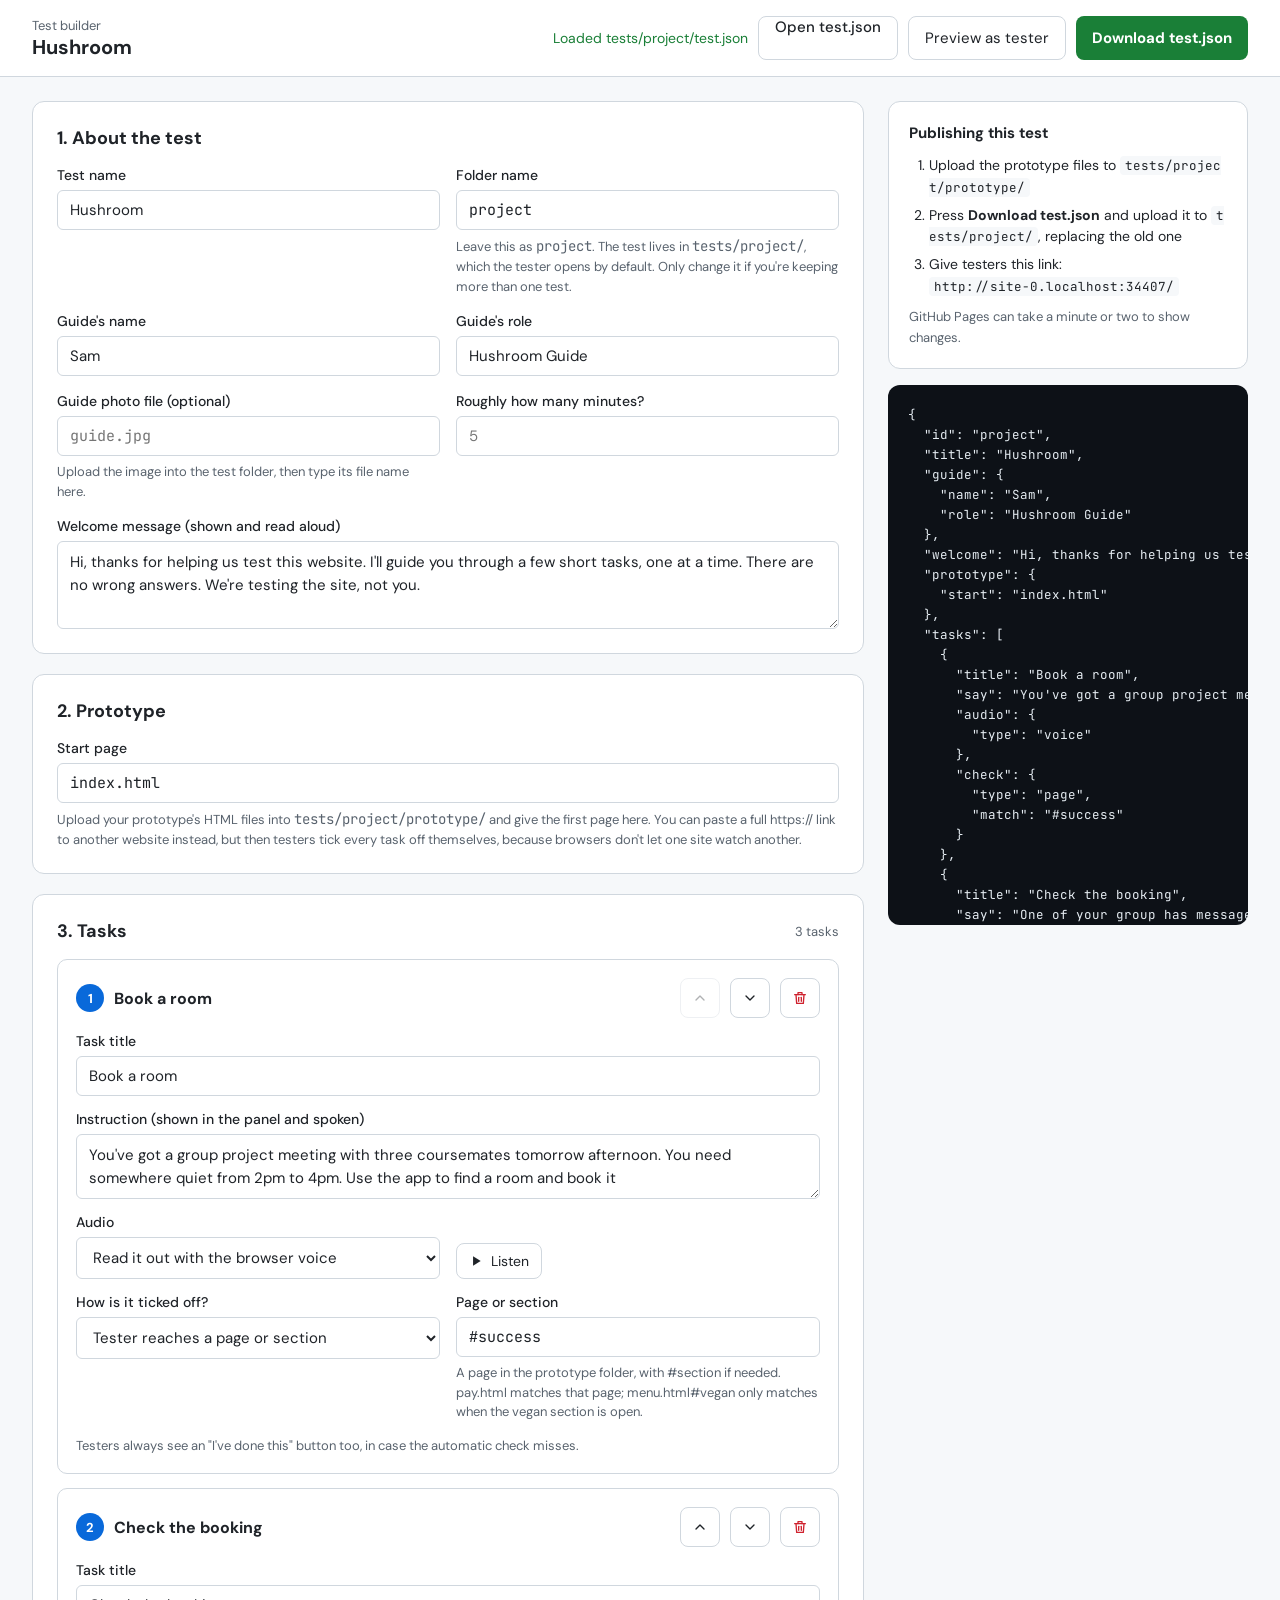
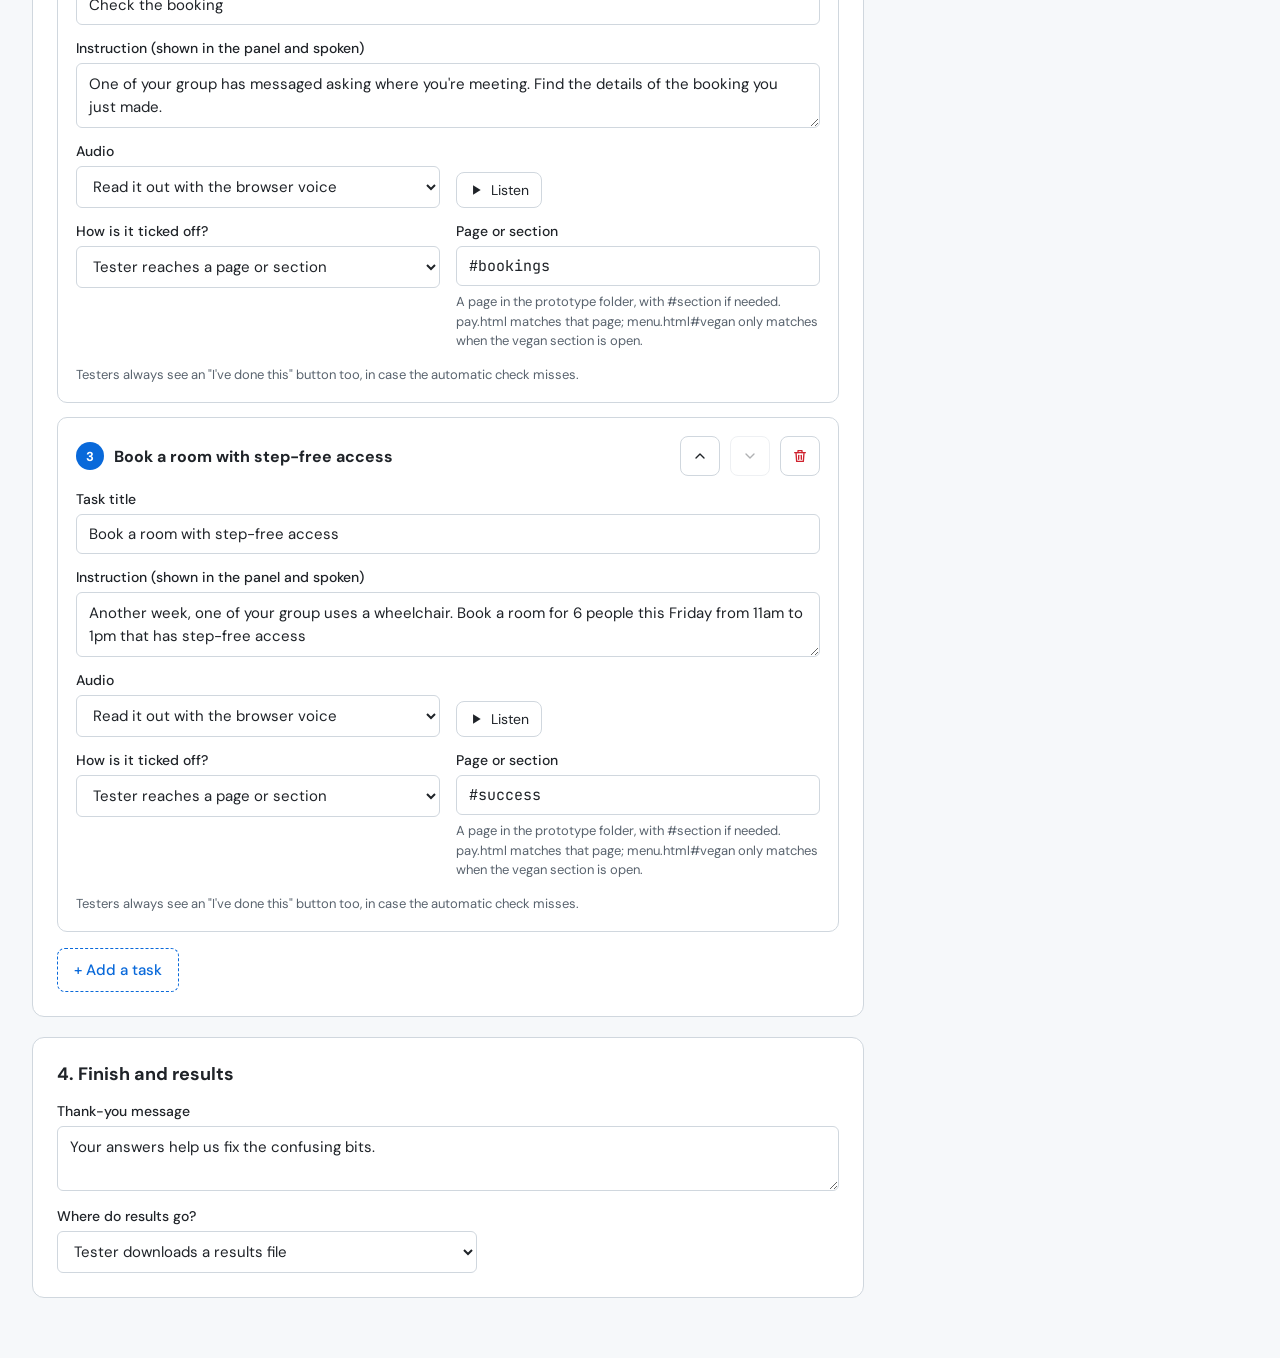
<file: builder.html>
<!doctype html>
<html lang="en-GB">
<head>
<meta charset="utf-8">
<meta name="viewport" content="width=device-width, initial-scale=1">
<title>Test builder</title>
<link rel="preconnect" href="https://fonts.googleapis.com">
<link href="https://fonts.googleapis.com/css2?family=DM+Sans:wght@400;500;700&family=JetBrains+Mono:wght@400;500&display=swap" rel="stylesheet">
<style>
  :root { --bg:#F6F8FA; --text:#1F2328; --muted:#59636E; --line:#D0D7DE; --soft:#EAEEF2; --blue:#0969DA; --blue-soft:#DDF4FF; --green:#1A7F37; --red:#CF222E; }
  * { box-sizing: border-box; }
  body { margin: 0; font-family: 'DM Sans', system-ui, sans-serif; color: var(--text); background: var(--bg); }
  button, input, select, textarea { font-family: inherit; }
  button { cursor: pointer; }
  :focus-visible { outline: 3px solid var(--blue); outline-offset: 2px; }
  [hidden] { display: none !important; }
  .top { display: flex; align-items: center; justify-content: space-between; gap: 16px; flex-wrap: wrap; padding: 16px 32px; background: #fff; border-bottom: 1px solid var(--line); position: sticky; top: 0; z-index: 5; }
  .top .title span { display: block; font-size: 13px; color: var(--muted); }
  .top .title strong { font-size: 20px; }
  .actions { display: flex; gap: 10px; flex-wrap: wrap; align-items: center; }
  .btn { min-height: 44px; padding: 0 16px; border-radius: 8px; border: 1px solid var(--line); background: #fff; font-size: 15px; color: var(--text); display: inline-flex; align-items: center; gap: 8px; }
  .btn.primary { border: none; background: var(--green); color: #fff; font-weight: 700; }
  .btn.add { border: 1px dashed var(--blue); color: var(--blue); font-weight: 500; align-self: flex-start; }
  .btn.small { min-height: 36px; font-size: 14px; padding: 0 12px; }
  .file-btn { position: relative; overflow: hidden; }
  .file-btn input { position: absolute; inset: 0; opacity: 0; cursor: pointer; }
  .layout { display: flex; flex-wrap: wrap; gap: 24px; padding: 24px 32px 60px; max-width: 1440px; margin: 0 auto; }
  .form { flex: 999 1 620px; min-width: 0; display: flex; flex-direction: column; gap: 20px; }
  aside { flex: 1 1 360px; min-width: 0; display: flex; flex-direction: column; gap: 16px; }
  section { background: #fff; border: 1px solid var(--line); border-radius: 12px; padding: 24px; display: flex; flex-direction: column; gap: 16px; }
  section h2 { margin: 0; font-size: 18px; }
  .row { display: grid; grid-template-columns: repeat(2, minmax(0, 1fr)); gap: 16px; }
  @media (max-width: 640px) { .row { grid-template-columns: 1fr; } .top, .layout { padding-left: 16px; padding-right: 16px; } }
  label { display: flex; flex-direction: column; gap: 6px; font-size: 14px; font-weight: 500; }
  input[type=text], input[type=url], input[type=number], textarea, select { font-size: 15px; font-weight: 400; padding: 9px 12px; border: 1px solid var(--line); border-radius: 6px; background: #fff; color: var(--text); width: 100%; }
  textarea { line-height: 1.5; resize: vertical; }
  .mono { font-family: 'JetBrains Mono', monospace; font-size: 14px; }
  .help { margin: 0; font-size: 13px; color: var(--muted); line-height: 1.5; font-weight: 400; }
  .task { border: 1px solid var(--line); border-radius: 10px; padding: 18px; display: flex; flex-direction: column; gap: 14px; }
  .task:focus-within { border-color: var(--blue); }
  .task-head { display: flex; align-items: center; gap: 10px; }
  .num { width: 28px; height: 28px; border-radius: 50%; background: var(--blue); color: #fff; display: flex; align-items: center; justify-content: center; font-size: 13px; font-weight: 700; flex: 0 0 auto; }
  .task-head strong { flex: 1 1 auto; font-size: 16px; min-width: 0; overflow: hidden; text-overflow: ellipsis; white-space: nowrap; }
  .icon { width: 40px; height: 40px; border-radius: 8px; border: 1px solid var(--line); background: #fff; display: flex; align-items: center; justify-content: center; color: var(--text); flex: 0 0 auto; }
  .icon.del { color: var(--red); }
  .icon:disabled { opacity: .35; cursor: default; }
  pre { margin: 0; background: #0D1117; color: #E6EDF3; border-radius: 12px; padding: 20px; font-family: 'JetBrains Mono', monospace; font-size: 12.5px; line-height: 1.6; overflow: auto; max-height: 60vh; }
  .card { background: #fff; border: 1px solid var(--line); border-radius: 12px; padding: 20px; display: flex; flex-direction: column; gap: 10px; font-size: 14px; line-height: 1.55; }
  .card h3 { margin: 0; font-size: 15px; }
  .card ol { margin: 0; padding-left: 20px; display: flex; flex-direction: column; gap: 6px; }
  .card code { font-family: 'JetBrains Mono', monospace; font-size: 12.5px; background: var(--bg); padding: 1px 5px; border-radius: 4px; word-break: break-all; }
  .note { font-size: 13px; color: var(--muted); }
  .flash { font-size: 14px; color: var(--green); }
  .error { color: var(--red); font-size: 14px; }
</style>
</head>
<body>

<div class="top">
  <div class="title">
    <span>Test builder</span>
    <strong id="headTitle">New test</strong>
  </div>
  <div class="actions">
    <span class="flash" id="flash" role="status"></span>
    <label class="btn file-btn">Open test.json
      <input type="file" accept=".json,application/json" id="openFile">
    </label>
    <button type="button" class="btn" id="previewBtn">Preview as tester</button>
    <button type="button" class="btn primary" id="downloadBtn">Download test.json</button>
  </div>
</div>

<div class="layout">
  <form class="form" id="form" novalidate onsubmit="return false">

    <section>
      <h2>1. About the test</h2>
      <div class="row">
        <label>Test name
          <input type="text" id="title" placeholder="e.g. Café ordering test">
        </label>
        <label>Folder name
          <input type="text" id="testId" class="mono" placeholder="e.g. cafe-ordering">
          <span class="help">Leave this as <span class="mono">project</span>. The test lives in <span class="mono">tests/project/</span>, which the tester opens by default. Only change it if you're keeping more than one test.</span>
        </label>
      </div>
      <div class="row">
        <label>Guide's name
          <input type="text" id="guideName" placeholder="e.g. Sam">
        </label>
        <label>Guide's role
          <input type="text" id="guideRole" placeholder="e.g. Greenleaf Café · your guide">
        </label>
      </div>
      <div class="row">
        <label>Guide photo file (optional)
          <input type="text" id="guidePhoto" class="mono" placeholder="guide.jpg">
          <span class="help">Upload the image into the test folder, then type its file name here.</span>
        </label>
        <label>Roughly how many minutes?
          <input type="number" id="minutes" min="1" max="120" placeholder="5">
        </label>
      </div>
      <label>Welcome message (shown and read aloud)
        <textarea id="welcome" rows="3"></textarea>
      </label>
    </section>

    <section>
      <h2>2. Prototype</h2>
      <label>Start page
        <input type="text" id="protoStart" class="mono" placeholder="index.html">
        <span class="help">Upload your prototype's HTML files into <span class="mono">tests/<span class="fname">&lt;folder&gt;</span>/prototype/</span> and give the first page here. You can paste a full https:// link to another website instead, but then testers tick every task off themselves, because browsers don't let one site watch another.</span>
      </label>
    </section>

    <section>
      <div style="display:flex;justify-content:space-between;align-items:center">
        <h2>3. Tasks</h2>
        <span class="note" id="taskCount"></span>
      </div>
      <div id="tasks" style="display:flex;flex-direction:column;gap:14px"></div>
      <button type="button" class="btn add" id="addTask">+ Add a task</button>
    </section>

    <section>
      <h2>4. Finish and results</h2>
      <label>Thank-you message
        <textarea id="thanks" rows="2"></textarea>
      </label>
      <label>Where do results go?
        <select id="resultsType" style="max-width:420px">
          <option value="sheet">Google Sheet (via Apps Script)</option>
          <option value="download">Tester downloads a results file</option>
        </select>
      </label>
      <label id="sheetUrlWrap">Apps Script web app URL
        <input type="url" id="sheetUrl" class="mono" placeholder="https://script.google.com/macros/s/…/exec">
        <span class="help">See the README for the two-minute setup. If the sheet can't be reached, the tester is offered a results file instead.</span>
      </label>
    </section>
  </form>

  <aside>
    <div class="card">
      <h3>Publishing this test</h3>
      <ol>
        <li>Upload the prototype files to <code id="pPath">tests/&lt;folder&gt;/prototype/</code></li>
        <li>Press <strong>Download test.json</strong> and upload it to <code id="jPath">tests/&lt;folder&gt;/</code>, replacing the old one</li>
        <li>Give testers this link:<br><code id="shareLink"></code></li>
      </ol>
      <p class="note" style="margin:0">GitHub Pages can take a minute or two to show changes.</p>
    </div>
    <pre id="preview" aria-label="test.json preview"></pre>
  </aside>
</div>

<template id="taskTpl">
  <div class="task">
    <div class="task-head">
      <span class="num"></span>
      <strong class="t-head"></strong>
      <button type="button" class="icon up" aria-label="Move task up"><svg width="16" height="16" viewBox="0 0 24 24" fill="none" stroke="currentColor" stroke-width="2" stroke-linecap="round" stroke-linejoin="round" aria-hidden="true"><path d="m18 15-6-6-6 6"/></svg></button>
      <button type="button" class="icon down" aria-label="Move task down"><svg width="16" height="16" viewBox="0 0 24 24" fill="none" stroke="currentColor" stroke-width="2" stroke-linecap="round" stroke-linejoin="round" aria-hidden="true"><path d="m6 9 6 6 6-6"/></svg></button>
      <button type="button" class="icon del" aria-label="Delete task"><svg width="16" height="16" viewBox="0 0 24 24" fill="none" stroke="currentColor" stroke-width="2" stroke-linecap="round" stroke-linejoin="round" aria-hidden="true"><path d="M4 7h16"/><path d="M10 11v6"/><path d="M14 11v6"/><path d="M6 7l1 13h10l1-13"/><path d="M9 7V4h6v3"/></svg></button>
    </div>
    <label>Task title
      <input type="text" data-k="title" placeholder="e.g. Find the opening times">
    </label>
    <label>Instruction (shown in the panel and spoken)
      <textarea rows="2" data-k="say"></textarea>
    </label>
    <div class="row">
      <label>Audio
        <select data-k="audioType">
          <option value="voice">Read it out with the browser voice</option>
          <option value="file">Play my own recording</option>
          <option value="none">No audio</option>
        </select>
      </label>
      <label class="audio-file">Recording file name
        <input type="text" data-k="audioSrc" class="mono" placeholder="audio/task1.mp3">
        <span class="help">Upload the MP3 into the test folder.</span>
      </label>
      <div class="audio-listen" style="display:flex;align-items:flex-end">
        <button type="button" class="btn small listen">
          <svg width="14" height="14" viewBox="0 0 24 24" fill="currentColor" aria-hidden="true"><path d="M7 4v16l13-8z"/></svg>
          Listen
        </button>
      </div>
    </div>
    <div class="row">
      <label>How is it ticked off?
        <select data-k="checkType">
          <option value="page">Tester reaches a page or section</option>
          <option value="click">Tester clicks a button or link</option>
          <option value="manual">Tester presses "I've done this"</option>
        </select>
      </label>
      <label class="match-wrap"><span class="match-label">Page or section</span>
        <input type="text" data-k="checkMatch" class="mono">
        <span class="help match-help"></span>
      </label>
    </div>
    <p class="help">Testers always see an "I've done this" button too, in case the automatic check misses.</p>
  </div>
</template>

<script>
(() => {
  const $ = id => document.getElementById(id);
  let tasks = [];

  const blank = () => ({
    title: '', say: '', audio: { type: 'voice' }, check: { type: 'manual' }
  });

  // ---------- read / write the form ----------
  function fillForm(t) {
    $('title').value = t.title || '';
    $('testId').value = t.id || 'project';
    $('guideName').value = (t.guide || {}).name || '';
    $('guideRole').value = (t.guide || {}).role || '';
    $('guidePhoto').value = (t.guide || {}).photo || '';
    $('minutes').value = t.minutes || '';
    $('welcome').value = t.welcome || '';
    $('protoStart').value = (t.prototype || {}).start || 'index.html';
    $('thanks').value = t.thanks || '';
    $('resultsType').value = (t.results || {}).type || 'sheet';
    $('sheetUrl').value = (t.results || {}).url || '';
    tasks = (t.tasks || []).map(x => ({
      title: x.title || '', say: x.say || '',
      audio: Object.assign({ type: 'voice' }, x.audio || {}),
      check: Object.assign({ type: 'manual' }, x.check || {})
    }));
    if (!tasks.length) tasks.push(blank());
    renderTasks();
    update();
  }

  function collect() {
    const out = {
      id: slug($('testId').value) || 'project',
      title: $('title').value.trim(),
      guide: { name: $('guideName').value.trim(), role: $('guideRole').value.trim() },
      welcome: $('welcome').value.trim(),
      prototype: { start: $('protoStart').value.trim() || 'index.html' },
      tasks: tasks.map(t => {
        const o = { title: t.title.trim(), say: t.say.trim() };
        o.audio = t.audio.type === 'file' ? { type: 'file', src: (t.audio.src || '').trim() } : { type: t.audio.type };
        o.check = t.check.type === 'manual' ? { type: 'manual' } : { type: t.check.type, match: (t.check.match || '').trim() };
        return o;
      }),
      thanks: $('thanks').value.trim(),
      results: $('resultsType').value === 'sheet' ? { type: 'sheet', url: $('sheetUrl').value.trim() } : { type: 'download' },
      voice: 'en-GB'
    };
    const photo = $('guidePhoto').value.trim();
    if (photo) out.guide.photo = photo;
    const mins = parseInt($('minutes').value, 10);
    if (mins > 0) out.minutes = mins;
    return out;
  }

  function slug(s) { return (s || '').toLowerCase().trim().replace(/[^a-z0-9_-]+/g, '-').replace(/^-+|-+$/g, ''); }

  // ---------- task cards ----------
  function renderTasks() {
    const box = $('tasks');
    box.innerHTML = '';
    tasks.forEach((t, i) => {
      const el = $('taskTpl').content.firstElementChild.cloneNode(true);
      el.querySelector('.num').textContent = i + 1;
      el.querySelector('.t-head').textContent = t.title || 'New task';
      const f = k => el.querySelector('[data-k="' + k + '"]');
      f('title').value = t.title;
      f('say').value = t.say;
      f('audioType').value = t.audio.type;
      f('audioSrc').value = t.audio.src || '';
      f('checkType').value = t.check.type;
      f('checkMatch').value = t.check.match || '';
      const sync = () => {
        el.querySelector('.audio-file').hidden = f('audioType').value !== 'file';
        el.querySelector('.audio-listen').hidden = f('audioType').value !== 'voice';
        const ct = f('checkType').value;
        el.querySelector('.match-wrap').hidden = ct === 'manual';
        el.querySelector('.match-label').textContent = ct === 'page' ? 'Page or section' : 'Button or link text';
        f('checkMatch').placeholder = ct === 'page' ? 'e.g. menu.html#vegan' : 'e.g. Add to basket';
        el.querySelector('.match-help').textContent = ct === 'page'
          ? 'A page in the prototype folder, with #section if needed. pay.html matches that page; menu.html#vegan only matches when the vegan section is open.'
          : 'The words on the button or link. If you know CSS you can give a selector instead, like #add-to-basket.';
      };
      sync();
      el.addEventListener('input', e => {
        const k = e.target.dataset.k;
        if (!k) return;
        const v = e.target.value;
        if (k === 'title') { t.title = v; el.querySelector('.t-head').textContent = v || 'New task'; }
        else if (k === 'say') t.say = v;
        else if (k === 'audioType') t.audio.type = v;
        else if (k === 'audioSrc') t.audio.src = v;
        else if (k === 'checkType') t.check.type = v;
        else if (k === 'checkMatch') t.check.match = v;
        sync();
        update();
      });
      const up = el.querySelector('.up'), down = el.querySelector('.down');
      up.disabled = i === 0; down.disabled = i === tasks.length - 1;
      up.addEventListener('click', () => move(i, -1, '.up'));
      down.addEventListener('click', () => move(i, 1, '.down'));
      el.querySelector('.del').addEventListener('click', () => {
        if (tasks.length === 1) { tasks[0] = blank(); }
        else tasks.splice(i, 1);
        renderTasks(); update();
      });
      el.querySelector('.listen').addEventListener('click', () => speak('Task ' + (i + 1) + '. ' + t.title + '. ' + t.say));
      box.appendChild(el);
    });
    $('taskCount').textContent = tasks.length + ' task' + (tasks.length === 1 ? '' : 's');
  }

  function move(i, d, sel) {
    const j = i + d;
    if (j < 0 || j >= tasks.length) return;
    [tasks[i], tasks[j]] = [tasks[j], tasks[i]];
    renderTasks(); update();
    const btn = $('tasks').children[j].querySelector(sel);
    (btn.disabled ? $('tasks').children[j].querySelector('input') : btn).focus();
  }

  function speak(text) {
    if (!('speechSynthesis' in window)) return;
    speechSynthesis.cancel();
    const u = new SpeechSynthesisUtterance(text);
    const v = speechSynthesis.getVoices().find(v => v.lang === 'en-GB');
    if (v) u.voice = v;
    u.lang = 'en-GB';
    speechSynthesis.speak(u);
  }

  // ---------- live preview, links, autosave ----------
  function update() {
    const t = collect();
    $('preview').textContent = JSON.stringify(t, null, 2);
    $('headTitle').textContent = t.title || 'New test';
    const folder = t.id || '<folder>';
    $('pPath').textContent = 'tests/' + folder + '/prototype/';
    $('jPath').textContent = 'tests/' + folder + '/';
    document.querySelectorAll('.fname').forEach(n => n.textContent = folder);
    const here = location.href.replace(/builder\.html.*$/, '');
    $('shareLink').textContent = folder === 'project' ? here : here + 'index.html?test=' + folder;
    $('sheetUrlWrap').hidden = $('resultsType').value !== 'sheet';
    try { localStorage.setItem('usertest-builder-draft', JSON.stringify(t)); } catch (e) {}
  }

  function flash(msg, isError) {
    const f = $('flash');
    f.className = isError ? 'error' : 'flash';
    f.textContent = msg;
    clearTimeout(flash.t);
    flash.t = setTimeout(() => f.textContent = '', 4000);
  }

  function problems(t) {
    if (!t.id) return 'Give the test a folder name first.';
    if (!t.tasks.some(x => x.title)) return 'Add at least one task with a title.';
    const bad = t.tasks.findIndex(x => x.check.type !== 'manual' && !x.check.match);
    if (bad >= 0) return 'Task ' + (bad + 1) + ' needs a page or button to check for.';
    return '';
  }

  $('form').addEventListener('input', update);
  $('form').addEventListener('change', update);
  $('addTask').addEventListener('click', () => {
    tasks.push(blank()); renderTasks(); update();
    const last = $('tasks').lastElementChild;
    last.querySelector('input').focus();
  });

  $('downloadBtn').addEventListener('click', () => {
    const t = collect();
    const p = problems(t);
    if (p) { flash(p, true); return; }
    const blob = new Blob([JSON.stringify(t, null, 2)], { type: 'application/json' });
    const a = document.createElement('a');
    a.href = URL.createObjectURL(blob);
    a.download = 'test.json';
    document.body.appendChild(a); a.click(); a.remove();
    setTimeout(() => URL.revokeObjectURL(a.href), 2000);
    flash('test.json downloaded. Now upload it to tests/' + t.id + '/');
  });

  $('previewBtn').addEventListener('click', () => {
    const t = collect();
    const p = problems(t);
    if (p) { flash(p, true); return; }
    localStorage.setItem('usertest-preview', JSON.stringify(t));
    window.open('index.html?test=' + encodeURIComponent(t.id) + '&preview=1', '_blank');
  });

  $('openFile').addEventListener('change', async e => {
    const file = e.target.files[0];
    if (!file) return;
    try {
      const t = JSON.parse(await file.text());
      fillForm(t);
      flash('Opened ' + file.name);
    } catch (err) { flash("That file isn't a valid test.json", true); }
    e.target.value = '';
  });

  // ---------- start: ?test=folder loads that test, else the last draft ----------
  (async () => {
    let draftSaved = false;
    try { draftSaved = !!localStorage.getItem('usertest-builder-draft'); } catch (e) {}
    const id = new URLSearchParams(location.search).get('test') || (draftSaved ? null : 'project');
    if (id) {
      try {
        const r = await fetch('tests/' + slug(id) + '/test.json', { cache: 'no-store' });
        if (!r.ok) throw new Error();
        const t = await r.json();
        t.id = t.id || slug(id);
        fillForm(t);
        flash('Loaded tests/' + slug(id) + '/test.json');
        return;
      } catch (e) { flash("Couldn't load that test, starting a new one", true); }
    }
    let draft = null;
    try { draft = JSON.parse(localStorage.getItem('usertest-builder-draft') || 'null'); } catch (e) {}
    fillForm(draft || {
      welcome: "Hi, thanks for helping us test this website. I'll guide you through a few short tasks, one at a time. There are no wrong answers. We're testing the site, not you.",
      thanks: 'Your answers help us fix the confusing bits.',
      tasks: []
    });
  })();
})();
</script>
</body>
</html>
</file>
